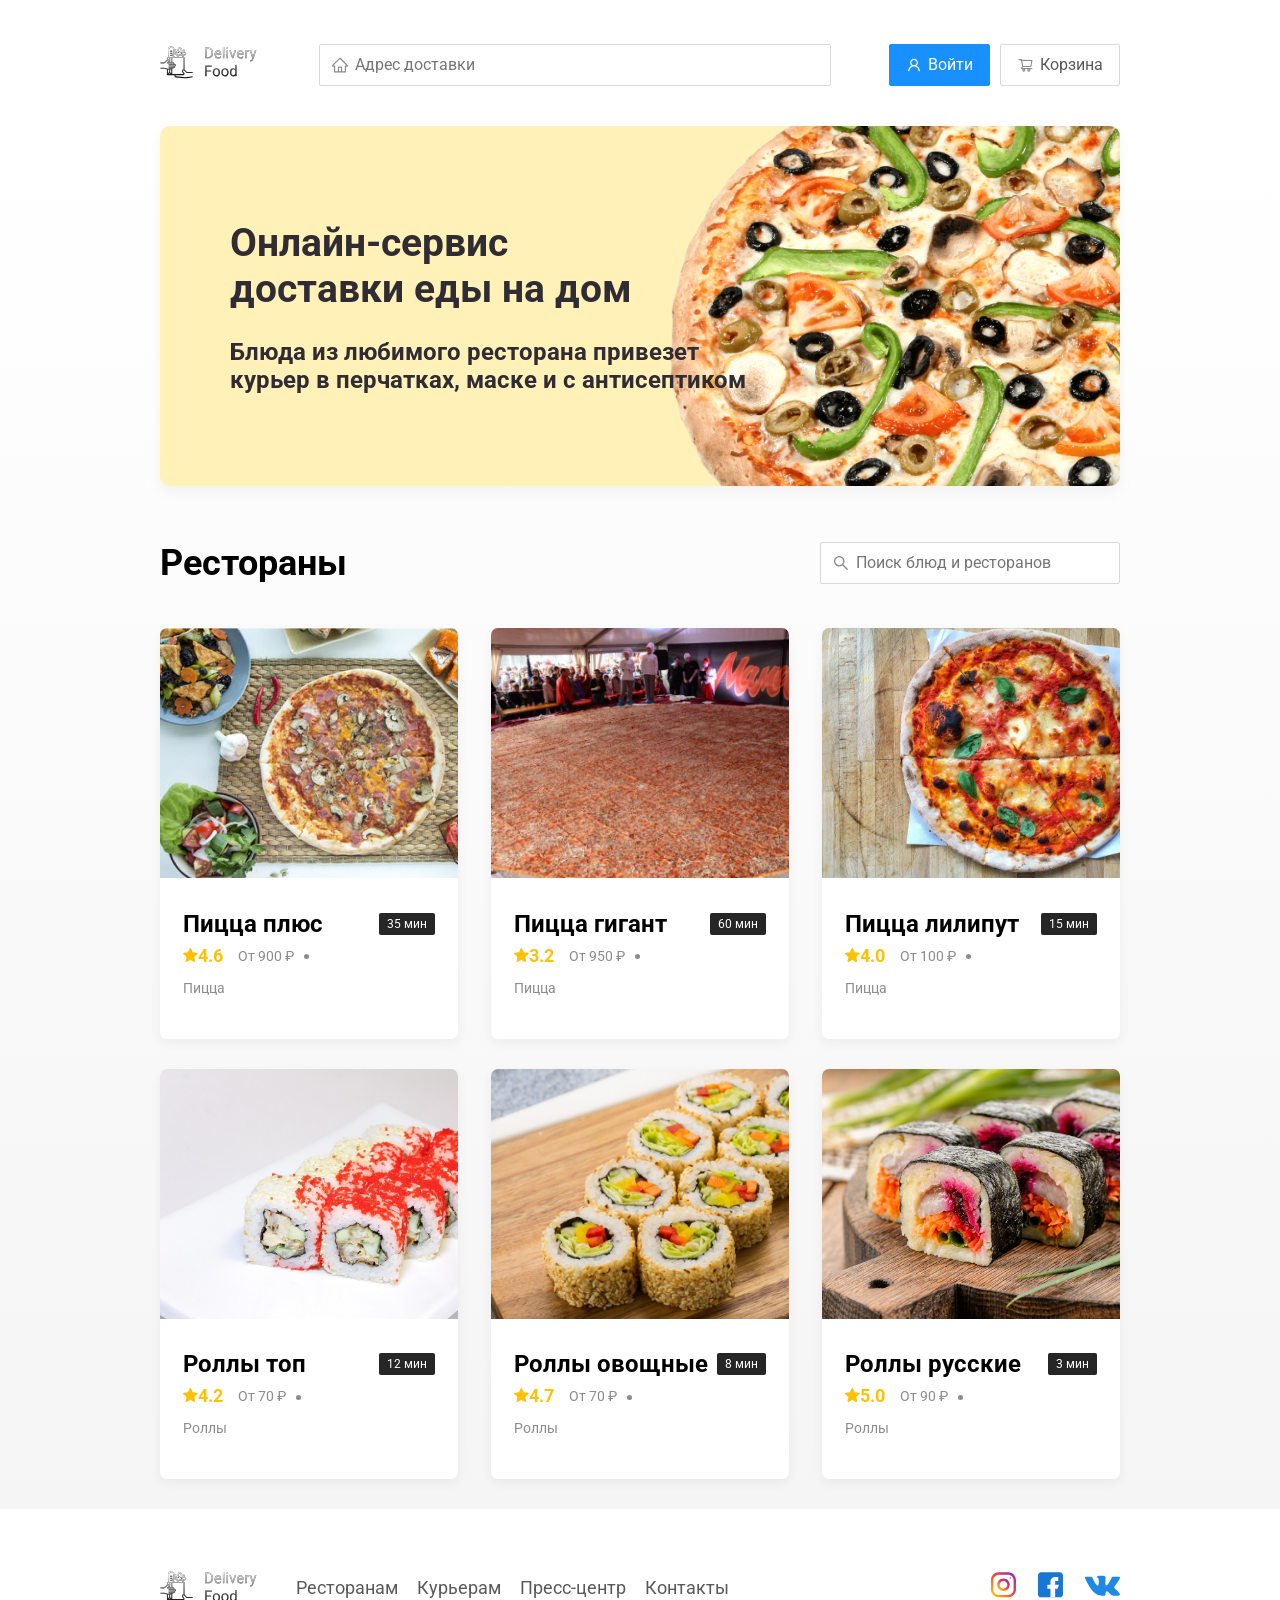
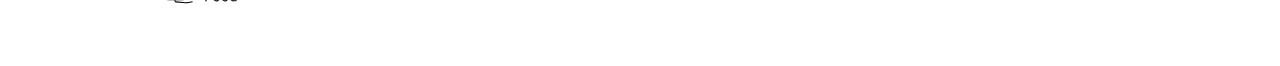
<file: index.html>
<!DOCTYPE html>
<html lang="ru">
<head>
    <meta charset="UTF-8">
    <meta name="viewport" content="width=device-width, initial-scale=1.0">
    <title>Delivery food - доставка еды на дом</title>
    <link href="https://fonts.googleapis.com/css2?family=Roboto:400,700&display=swap&subset=cyrillic" rel="stylesheet">
    <link rel="stylesheet" href="css/normalize.css">
    <link rel="stylesheet" href="css/style.css">
</head>
<body>
   <div class="container">
        <!-- Шапка сайта -->
    <header class="header">
        <a href="index.html" class="logo animated bounce">
        <img src="img\logo.svg" alt="Logo" class="logo">
        </a>
        <input type="text" class="input input-address" placeholder="Адрес доставки">      
        <div class="buttons">
        <button class="button button-primary">
            <img src="img/icon container1.svg" alt="user" class="button-icon">
            <span class="button-text">Войти</span>
        </button>
        <button class="button">
            <img src="img/icon container2.svg" alt="user" class="button-icon">
            <span class="button-text">Корзина</span>
        </button>
        </div>
    </header>
   </div>
   <!-- /container -->
   <main class="main">
       <div class="container">
        <section class="promo">
            <h1 class="promo-title">Онлайн-сервис <br/> доставки еды на дом</h1>
            <p class="promo-text">Блюда из любимого ресторана привезет курьер в перчатках, маске и с антисептиком</p>
        </section>
        <section class="restaurants">
            <div class="section-heading">
                <h2 class="section-title">Рестораны</h2>
                <input type="text" class="input input-search" placeholder="Поиск блюд и ресторанов">
            </div>
            <div class="cards">
                <div class="card">
                <img src="img/image.jpg" alt="image" class="card-image"> 
                <div class="card-text">
                    <div class="card-heading">
                        <h3 class="card-title">Пицца плюс</h3>
                        <span class="card-tag tag">35 мин</span>
                    </div>
                    <!-- card-heading -->
                    <div class="card-info">
                        <div class="rating"><img src="img/Star.svg" alt="star" class="star">4.6</div>
                        <div class="price">От 900 ₽</div>
                        <div class="category">Пицца </div>
                    </div>
                    <!-- card-info -->
                </div>
                <!-- card-text -->
                </div>
                <!-- card -->
                <div class="card">
                    <img src="img/gigant.jpg" alt="image" class="card-image"> 
                    <div class="card-text">
                        <div class="card-heading">
                            <h3 class="card-title">Пицца гигант</h3>
                            <span class="card-tag tag">60 мин</span>
                        </div>
                        <!-- card-heading -->
                        <div class="card-info">
                            <div class="rating"><img src="img/Star.svg" alt="star" class="star">3.2</div>
                            <div class="price">От 950 ₽</div>
                            <div class="category">Пицца</div>
                        </div>
                        <!-- card-info -->
                    </div>
                    <!-- card-text -->
                    </div>
                    <!-- card -->
                    <div class="card">
                        <img src="img/lili.jpg" alt="image" class="card-image"> 
                        <div class="card-text">
                            <div class="card-heading">
                                <h3 class="card-title">Пицца лилипут</h3>
                                <span class="card-tag tag">15 мин</span>
                            </div>
                            <!-- card-heading -->
                            <div class="card-info">
                                <div class="rating"><img src="img/Star.svg" alt="star" class="star">4.0</div>
                                <div class="price">От 100 ₽</div>
                                <div class="category">Пицца </div>
                            </div>
                            <!-- card-info -->
                        </div>
                        <!-- card-text -->
                        </div>
                        <!-- card -->
                        <div class="card">
                            <img src="img/roll.jpg" alt="image" class="card-image"> 
                            <div class="card-text">
                                <div class="card-heading">
                                    <h3 class="card-title">Роллы топ</h3>
                                    <span class="card-tag tag">12 мин</span>
                                </div>
                                <!-- card-heading -->
                                <div class="card-info">
                                    <div class="rating"><img src="img/Star.svg" alt="star" class="star">4.2</div>
                                    <div class="price">От 70 ₽</div>
                                    <div class="category">Роллы </div>
                                </div>
                                <!-- card-info -->
                            </div>
                            <!-- card-text -->
                            </div>
                            <!-- card -->
                            <div class="card">
                                <img src="img/roll-ovoshchnoy.jpg" alt="image" class="card-image"> 
                                <div class="card-text">
                                    <div class="card-heading">
                                        <h3 class="card-title">Роллы овощные</h3>
                                        <span class="card-tag tag">8 мин</span>
                                    </div>
                                    <!-- card-heading -->
                                    <div class="card-info">
                                        <div class="rating"><img src="img/Star.svg" alt="star" class="star">4.7</div>
                                        <div class="price">От 70 ₽</div>
                                        <div class="category">Роллы </div>
                                    </div>
                                    <!-- card-info -->
                                </div>
                                <!-- card-text -->
                                </div>
                                <!-- card -->
                                <div class="card">
                                    <img src="img/russki.jpg" alt="image" class="card-image"> 
                                    <div class="card-text">
                                        <div class="card-heading">
                                            <h3 class="card-title">Роллы русские</h3>
                                            <span class="card-tag tag">3 мин</span>
                                        </div>
                                        <!-- card-heading -->
                                        <div class="card-info">
                                            <div class="rating"><img src="img/Star.svg" alt="star" class="star">5.0</div>
                                            <div class="price">От 90 ₽</div>
                                            <div class="category">Роллы </div>
                                        </div>
                                        <!-- card-info -->
                                    </div>
                                    <!-- card-text -->
                                    </div>
                                    <!-- card -->
            </div>
            <!-- cards -->
        </section>
       </div>
   </main>
   <footer class="footer">
       <div class="container">
           <div class="footer-block">
               <img src="img/logo.svg" alt="" class="logo footer-logo">
               <nav class="footer-navigation">
                   <a href="#" class="footer-link">Ресторанам </a>
                   <a href="#" class="footer-link">Курьерам</a>
                   <a href="#" class="footer-link">Пресс-центр</a>
                   <a href="#" class="footer-link">Контакты</a>
               </nav>
               <div class="social-links">
                   <a href="#" class="social-link"><img src="img/Group 1.svg" alt="Instagram"></a>
                   <a href="#" class="social-link"><img src="img/Group 2.svg" alt="Facebook"></a>
                   <a href="#" class="social-link"><img src="img/Group 3.svg" alt="VK"></a>
               </div>
           </div>
       </div>
   </footer>
    
</body>
</html>
</file>
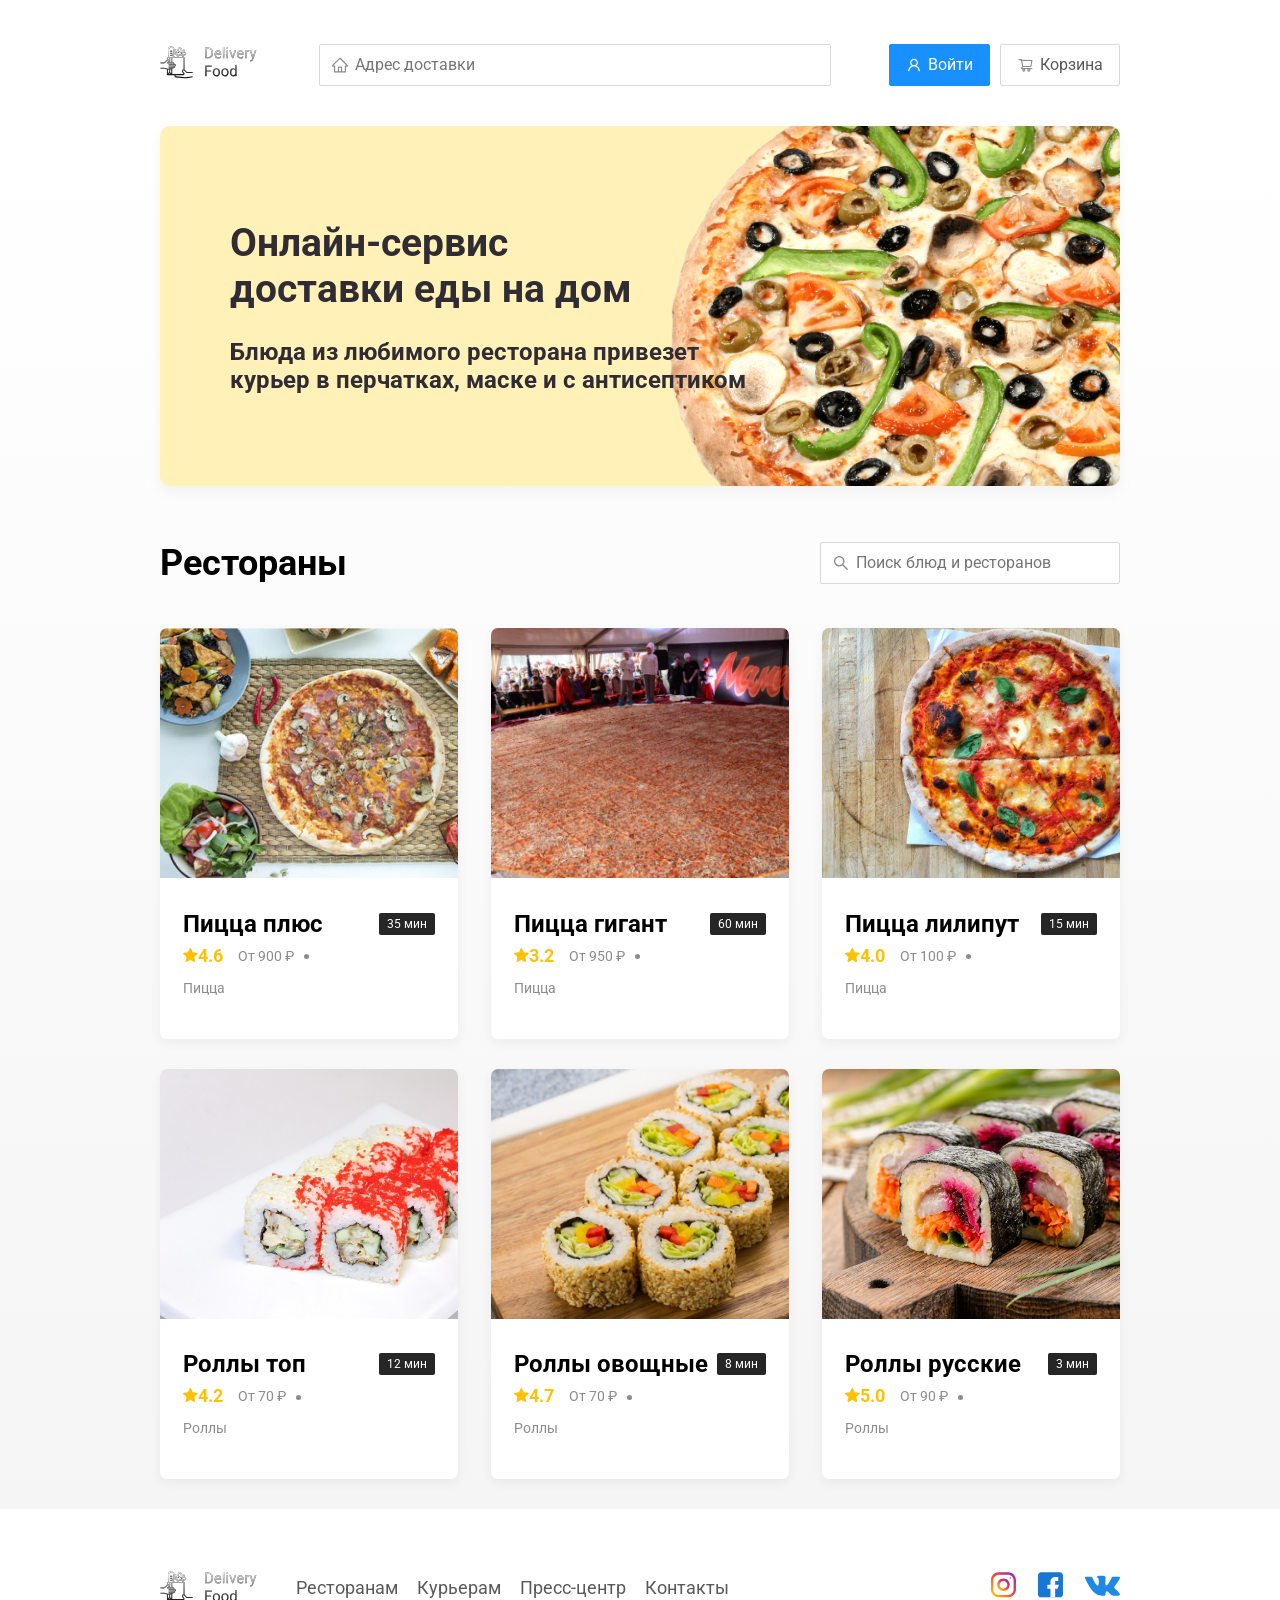
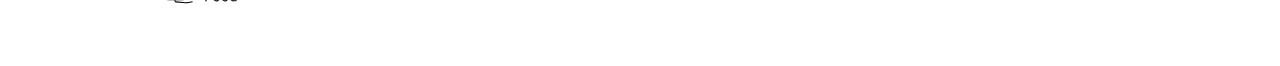
<file: restaurant.html>
<!DOCTYPE html>
<html lang="ru">
<head>
    <meta charset="UTF-8">
    <meta name="viewport" content="width=device-width, initial-scale=1.0">
    <title>Delivery food - доставка еды на дом</title>
    <link href="https://fonts.googleapis.com/css2?family=Roboto:400,700&display=swap&subset=cyrillic" rel="stylesheet">
    <link rel="stylesheet" href="css/normalize.css">
    <link rel="stylesheet" href="css/animate.css">
    <link rel="stylesheet" href="css/style.css">
</head>
<body>
   <div class="container">
        <!-- Шапка сайта -->
    <header class="header">
        <a href="index.html" class="logo">
        <img src="img\logo.svg" alt="Logo" class="logo">
        </a>
        <input type="text" class="input input-address" placeholder="Адрес доставки">      
        <div class="buttons">
        <button class="button button-primary">
            <img src="img/icon container1.svg" alt="user" class="button-icon">
            <span class="button-text">Войти</span>
        </button>
        <button class="button" id="cart-button">
            <img src="img/icon container2.svg" alt="user" class="button-icon">
            <span class="button-text">Корзина</span>
        </button>
        </div>
    </header>
   </div>
   <!-- /container -->
   <main class="main">
       <div class="container">
        <section class="promo">
            <h1 class="promo-title">Онлайн-сервис <br/> доставки еды на дом</h1>
            <p class="promo-text">Блюда из любимого ресторана привезет курьер в перчатках, маске и с антисептиком</p>
        </section>
        <section class="restaurants">
            <div class="section-heading">
                <h2 class="section-title">Рестораны</h2>
                <input type="text" class="input input-search" placeholder="Поиск блюд и ресторанов">
            </div>
            <div class="cards">
                <div class="card wow fadeInUp" data-wow-delay="0.2s">
                <img src="img/image.jpg" alt="image" class="card-image"> 
                <div class="card-text">
                    <div class="card-heading">
                        <h3 class="card-title">Пицца плюс</h3>
                        <span class="card-tag tag">35 мин</span>
                    </div>
                    <!-- card-heading -->
                    <div class="card-info">
                        <div class="rating"><img src="img/Star.svg" alt="star" class="star">4.6</div>
                        <div class="price">От 900 ₽</div>
                        <div class="category">Пицца </div>
                    </div>
                    <!-- card-info -->
                </div>
                <!-- card-text -->
                </div>
                <!-- card -->
                <div class="card wow fadeInUp" data-wow-delay="0.4s">
                    <img src="img/gigant.jpg" alt="image" class="card-image"> 
                    <div class="card-text">
                        <div class="card-heading">
                            <h3 class="card-title">Пицца гигант</h3>
                            <span class="card-tag tag">60 мин</span>
                        </div>
                        <!-- card-heading -->
                        <div class="card-info">
                            <div class="rating"><img src="img/Star.svg" alt="star" class="star">3.2</div>
                            <div class="price">От 950 ₽</div>
                            <div class="category">Пицца</div>
                        </div>
                        <!-- card-info -->
                    </div>
                    <!-- card-text -->
                    </div>
                    <!-- card -->
                    <div class="card wow fadeInUp" data-wow-delay="0.6s">
                        <img src="img/lili.jpg" alt="image" class="card-image"> 
                        <div class="card-text">
                            <div class="card-heading">
                                <h3 class="card-title">Пицца лилипут</h3>
                                <span class="card-tag tag">15 мин</span>
                            </div>
                            <!-- card-heading -->
                            <div class="card-info">
                                <div class="rating"><img src="img/Star.svg" alt="star" class="star">4.0</div>
                                <div class="price">От 100 ₽</div>
                                <div class="category">Пицца </div>
                            </div>
                            <!-- card-info -->
                        </div>
                        <!-- card-text -->
                        </div>
                        <!-- card -->
                        <div class="card wow fadeInUp" data-wow-delay="0.2s">
                            <img src="img/roll.jpg" alt="image" class="card-image"> 
                            <div class="card-text">
                                <div class="card-heading">
                                    <h3 class="card-title">Роллы топ</h3>
                                    <span class="card-tag tag">12 мин</span>
                                </div>
                                <!-- card-heading -->
                                <div class="card-info">
                                    <div class="rating"><img src="img/Star.svg" alt="star" class="star">4.2</div>
                                    <div class="price">От 70 ₽</div>
                                    <div class="category">Роллы </div>
                                </div>
                                <!-- card-info -->
                            </div>
                            <!-- card-text -->
                            </div>
                            <!-- card -->
                            <div class="card wow fadeInUp" data-wow-delay="0.4s">
                                <img src="img/roll-ovoshchnoy.jpg" alt="image" class="card-image"> 
                                <div class="card-text">
                                    <div class="card-heading">
                                        <h3 class="card-title">Роллы овощные</h3>
                                        <span class="card-tag tag">8 мин</span>
                                    </div>
                                    <!-- card-heading -->
                                    <div class="card-info">
                                        <div class="rating"><img src="img/Star.svg" alt="star" class="star">4.7</div>
                                        <div class="price">От 70 ₽</div>
                                        <div class="category">Роллы </div>
                                    </div>
                                    <!-- card-info -->
                                </div>
                                <!-- card-text -->
                                </div>
                                <!-- card -->
                                <div class="card wow fadeInUp" data-wow-delay="0.6s">
                                    <img src="img/russki.jpg" alt="image" class="card-image"> 
                                    <div class="card-text">
                                        <div class="card-heading">
                                            <h3 class="card-title">Роллы русские</h3>
                                            <span class="card-tag tag">3 мин</span>
                                        </div>
                                        <!-- card-heading -->
                                        <div class="card-info">
                                            <div class="rating"><img src="img/Star.svg" alt="star" class="star">5.0</div>
                                            <div class="price">От 90 ₽</div>
                                            <div class="category">Роллы </div>
                                        </div>
                                        <!-- card-info -->
                                    </div>
                                    <!-- card-text -->
                                    </div>
                                    <!-- card -->
            </div>
            <!-- cards -->
        </section>
       </div>
   </main>
   <footer class="footer">
       <div class="container">
           <div class="footer-block">
               <img src="img/logo.svg" alt="" class="logo footer-logo">
               <nav class="footer-navigation">
                   <a href="#" class="footer-link">Ресторанам </a>
                   <a href="#" class="footer-link">Курьерам</a>
                   <a href="#" class="footer-link">Пресс-центр</a>
                   <a href="#" class="footer-link">Контакты</a>
               </nav>
               <div class="social-links">
                   <a href="#" class="social-link"><img src="img/Group 1.svg" alt="Instagram"></a>
                   <a href="#" class="social-link"><img src="img/Group 2.svg" alt="Facebook"></a>
                   <a href="#" class="social-link"><img src="img/Group 3.svg" alt="VK"></a>
               </div>
           </div>
       </div>
   </footer>
    <div class="modal"> 
        <div class="modal-dialog">
            <div class="modal-header">
            <h3 class="modal-title">Корзина</h3> 
            <button class="close" id="close-button">&times;</button>
            </div>
            <!-- .model-header -->
            <div class="modal-body">
                <div class="food-row">
                    <span class="food-name">Ролл угорь стандарт</span>
                    <strong class="food-price">250 ₽</strong>
                    <div class="food-counter">
                       <button class="counter-button">-</button>
                       <span class="counter">1</span> 
                       <button class="counter-button">+</button>  
                    </div>
                </div>
                <!-- .foods-row -->
                <div class="food-row">
                    <span class="food-name">Ролл угорь стандарт</span>
                    <strong class="food-price">250 ₽</strong>
                    <div class="food-counter">
                       <button class="counter-button">-</button>
                       <span class="counter">1</span> 
                       <button class="counter-button">+</button>  
                    </div>
                </div>
                <!-- .foods-row -->
                <div class="food-row">
                    <span class="food-name">Ролл угорь стандарт</span>
                    <strong class="food-price">250 ₽</strong>
                    <div class="food-counter">
                       <button class="counter-button">-</button>
                       <span class="counter">1</span> 
                       <button class="counter-button">+</button>  
                    </div>
                </div>
                <!-- .foods-row -->
                <div class="food-row">
                    <span class="food-name">Ролл угорь стандарт</span>
                    <strong class="food-price">250 ₽</strong>
                    <div class="food-counter">
                       <button class="counter-button">-</button>
                       <span class="counter">1</span> 
                       <button class="counter-button">+</button>  
                    </div>
                </div>
                <!-- .foods-row -->
            </div>
            <!-- .modal-body -->
            <div class="modal-footer">
                <span class="modal-pricetag">1250 ₽</span>
                <div class="footer-buttons"></div>
                <button class="button button-primary">Оформить заказ</button>
                <button class="button">Отмена</button>
            </div>
            <!-- .modal-footer -->
        </div>
        <!-- .modal-dialog -->
    </div>
    <script src="js/wow.min.js"></script>
    <script src="js/main.js"></script>
</body>
</html>
</file>
<file: css/style.css>
*{
    box-sizing: border-box;
}
body{
font-family: "Roboto", sans-serif;
padding-top: 44px;
}
.container {
    /* border: 1px solid red; */
    max-width: 1200px;
    margin: auto;
}
.header {
    display: flex;
    align-items: center;
    justify-content: space-between;
    margin-bottom: 40px;
}
.input {
    background: #FFFFFF;
    border: 1px solid #D9D9D9;
    /* box-sizing: border-box; */
    border-radius: 2px;
    font-size: 16px;
    line-height: 24px;
    padding: 8px;
    padding-left: 35px;
    background-repeat: no-repeat;
    background-position: left 11px center;
}
.input-address {   
    /* width: 690px; */
    flex: 0.8;
    background-image: url(../img/home.svg);
}
.input-search {
    background-image: url(../img/search.svg);
    width: 300px;
}
.buttons{
    display: flex;
    align-items: center;

}
.button {
    display: flex;
    align-items: center;
    padding: 8px 16px;
    background: #FFFFFF;
    border: 1px solid #D9D9D9;
    box-sizing: border-box;
    box-shadow: 0px 0px 2px rgba(0, 0, 0, 0.0015);
    border-radius: 2px;
    color: #595959;
    font-size: 16px;
    line-height: 24px;
}
.button-primary{
    background: #1890FF;
    border: 1px solid #1890FF;
    color: #fff;
    margin-right: 10px;
}
.button-icon{
    
    margin-right: 6px;
    vertical-align: middle;
}
.promo {
    box-shadow: 0px 7px 12px rgba(158, 158, 163, 0.1);
    background: #FFF1B8 url(../img/123.png) no-repeat top 50px right 50px/ 500px;
    border-radius: 10px;
    padding: 68px 70px;
    margin-bottom: 56px ;
}
.promo-title { 
    font-style: normal;
font-weight: bold;
font-size: 39px;
line-height: 46px;
color: #302C34;

}
.promo-text {
font-style: normal;
font-weight: bold;
font-size: 24px;
line-height: 28px;
color: #302C34;
max-width: 538px;
}
.main {
    background: linear-gradient(180deg, rgba(245, 245, 245, 0) 1.04%, #F5F5F5 100%);
}
.section-heading {
    display: flex;
    align-items: center;
    justify-content: space-between;
    margin-bottom: 44px;
}
.section-title {
    font-style: normal;
font-weight: bold;
font-size: 36px;
line-height: 42px;
color: #000000;
margin: 0px;
}
.cards {
    display: flex;
    align-items: flex-start;
    flex-wrap: wrap;
    justify-content: space-between;
}
.card {
    background: #FFFFFF;
    box-shadow: 0px 4px 12px rgba(0, 0, 0, 0.05);
    border-radius: 7px;
    overflow: hidden;
    margin-bottom: 30px;
    flex-basis: 31%;
}
.card-image {
    width: 384px;
    height: 250px;
    object-fit: cover;
}
.card-text {
    padding-top: 25px;
    padding-bottom: 35px;
    padding-left: 23px;
    padding-right: 23px ;
}
.card-heading {
    display: flex;
    align-items: center;
    justify-content: space-between;
}
.card-title {
    margin: 0;
    font-style: normal;
font-weight: bold;
font-size: 24px;
line-height: 32px;
}
.card-tag {
    font-style: normal;
font-weight: normal;
font-size: 12px;
line-height: 20px;
color: #FFFFFF;
background: #262626;
border-radius: 2px;
padding: 1px 8px;
}
.card-info {
    display: flex;
    align-items: center;  
    flex-wrap: wrap; 
}
.rating {
    margin-right: 26px;
    color: #FFC107;
    font-weight: bold;
    font-size: 18px;
    line-height: 32px;
}
.price, .category {
    color: #8C8C8C;
    font-size: 18px;
    line-height: 32px;
}
.price {
    margin-right: 10px;
}
.category {
    text-overflow: ellipsis;
    overflow: hidden;
    white-space: nowrap;
    min-width: 150px;
}
.price::after {
  content: "";
    width: 5px;
    height: 5px;
    background-color:#8C8C8C;
    display: inline-block;
    vertical-align: middle;
    border-radius: 50%;
    margin-left: 10px;
}
.footer {
    padding: 60px 0;
}
.footer-block {
    display: flex;
    align-items: center;
    justify-content: space-between;
}
.footer-navigation {
    margin-left: 35px;
    margin-right: auto;
}
.footer-link {
    display: inline-block;
    color: #595959; 
    text-decoration: none;
    font-style: normal;
    font-weight: normal;
    font-size: 18px;
    line-height: 21px;
}
.footer-link:not(:last-child) {
    margin-right: 15px;
}
.social-links {
    display: flex;
    align-items: center;
}
.social-link:not(:last-child) {
margin-right: 21px;
}

.modal {
    position: fixed;
    left: 0;
    top:  0;
    width: 100%;
    height: 100%;
    background: rgba(0, 0, 0, 0.4);
    display: none;
}
.is-open {
    display: flex;
}
.modal-dialog {
    max-width: 780px;
    width: 95%;
    background: #FFFFFF;
    border-radius: 5px;
    margin: auto;
    padding: 40px 45px;
}
.modal-header {
    display: flex;
    align-items: center;
    justify-content: space-between;
    margin-bottom: 45px;
}
.modal-title {
    margin: 0;
    font-style: normal;
    font-weight: bold;
    font-size: 36px;
    line-height: 42px;
}
.close {
    font-size: 36px;
    border: none;
    background-color: transparent;
}
.modal-body {
    margin-bottom: 52px;
}
.food-row {
    display: flex;
    align-items: flex-start;
    justify-content: space-between;
    padding-bottom: 8px;
    border-bottom: 1px solid #D9D9D9;
    margin-bottom: 15px;
}
.food-name {
    font-weight: normal;
    font-size: 18px;
    line-height: 32px;
}
.food-price {
    margin-left: auto;
    margin-right: 47px;
    font-weight: bold;
    font-size: 20px;
    line-height: 32px;
}
.food-counter {
    display: flex;
    align-items: center;
}
.counter-button {
    display: flex;
    align-items: center;
    justify-content: center;
    width: 39px;
    height: 32px;
    background: #FFFFFF;
    border: 1px solid #40A9FF;
    box-sizing: border-box;
    border-radius: 2px;
    font-weight: normal;
    font-size: 14px;
    line-height: 22px;
    color: #40A9FF;
}
.counter {
    font-size: 16px;
    line-height: 24px;
    margin-left: 10px;
    margin-right: 10px;
}
.modal-footer {
    display: flex;
    align-items: center;
    justify-content: space-between;
}
.footer-buttons {
    display: flex;
    align-items: center;
}
.modal-pricetag {
    background: #262626;
    border-radius: 5px;
    color: #FFFFFF;
    padding: 15px 20px;
    font-size: 20px;
    line-height: 23px;
}
@media (max-width: 1366px) {
    .container {
        max-width: 960px;
    }
    .promo {
        background-position: center right -300px;
        background-size: 750px;
    }
    .rating {
        margin-right: 15px;
    }
    .category, .price {
        font-size: 14px;
    }
}
@media (max-width: 992px) {
    .container {
        max-width: 750px;
    }
    .promo {
       padding: 50px; 
       background-size: 500px;
       background-position: center right -200px;
    }
    .promo-text {
        font-size: 18px;
        max-width: 400px;
    }
    .card {
        flex-basis: 49%;
    }
    .footer-link {
        font-size: 16px;
    }
}
@media (max-width: 768px) {
    .container {
        max-width: 560px;
    }
    .card-info {
        flex-wrap: wrap;
    }
    .rating {
        flex-basis: 100%;
    }
    .card-title {
        font-size: 18px;
    }
    .promo {
        background-size: 400px;
        background-position: bottom 50px right -200px;
    }
    .promo-title {
        font-size: 24px;
        line-height: 1.4;       
    }
    .promo-text {
        margin-top: 0;
    }
}
@media (max-width: 578px) {
    .container {
        width: 90%;
    }
    .header {
        flex-wrap: wrap;
    }
    .input-address {

        margin-top: 15px;
        order: 5;
        flex: 1;
    }
    .promo {
        background-image: none;
    }
    .promo-title {
        margin-bottom: 10px;
    }
    .section-title {
        font-size: 20px;
    }
    .card {
        flex-basis: 100%;
    }
    .card-image {
        width: 100%;
    }
    .footer {
        padding: 30px 0;
    }
    .footer-block {
        align-items: flex-start;
    }
    .footer-navigation {
        margin-left: 0;
        margin-right: 0;
        order: 0;
    }
    .footer-logo {
        margin-right: 15px;
        order: 1;
    }
    .social-links {
        order: 2;
    }
}
@media (max-width: 480px) {
    .button-text {
        display: none;
    }
    .button-icon {
       margin: 0; 
    }
    .button {
        min-height: 40px;
    }
    .promo {
        padding: 20px;
    }
    .section-heading {
        flex-wrap: wrap;
    }
    .footer-block {
        flex-wrap: wrap;
        flex-direction: column;
        align-items: center;
    }
    .footer-logo {
        order: 0;
        margin-bottom: 20px;
    }
    .footer-navigation {
        margin-bottom: 20px;
        text-align: center;
    }
}
</file>
